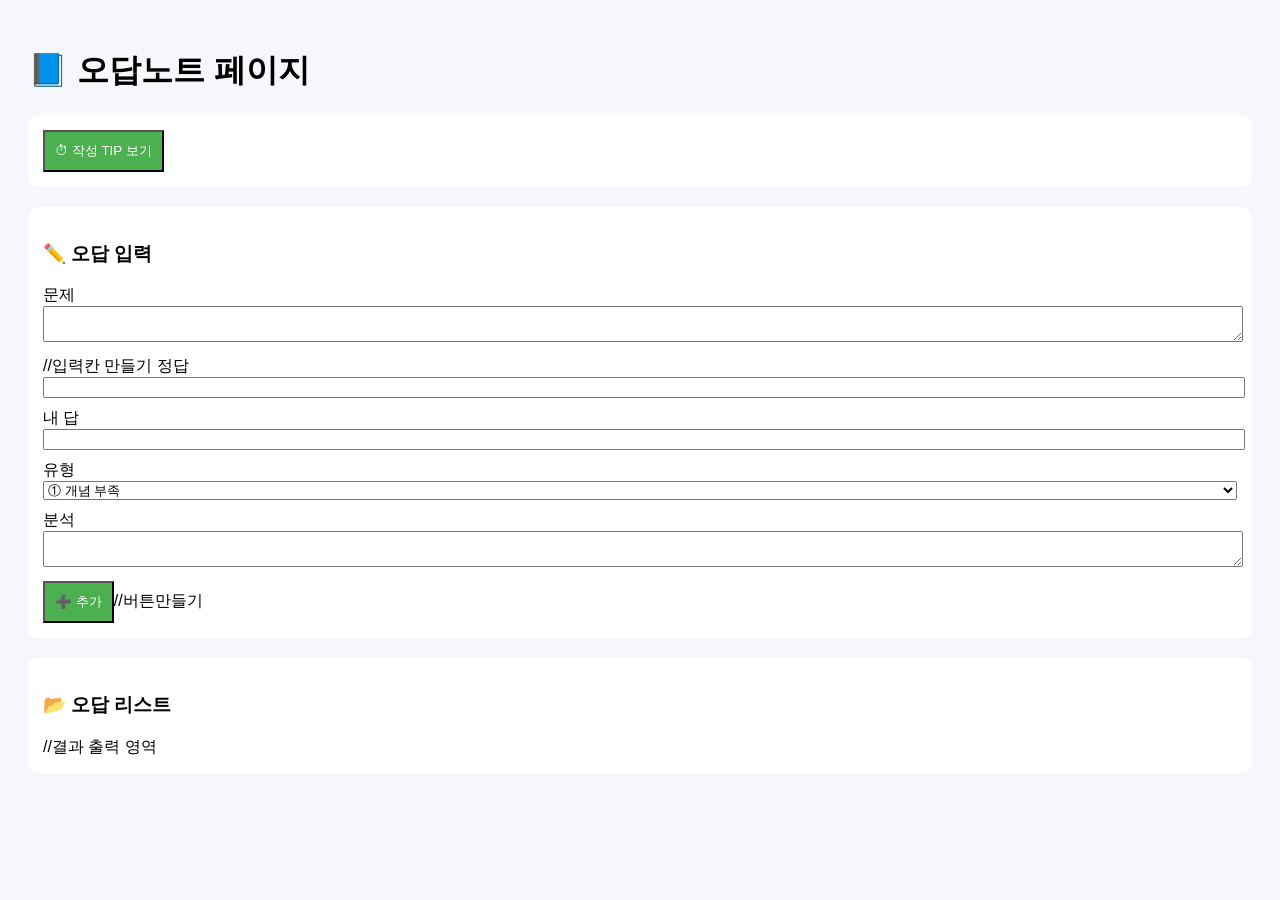
<file: index.html>
<!doctype html>
<html lang="ko">
  <head>
    <meta charset="UTF-8" />
    <title>오답노트 페이지</title>
    <link rel="stylesheet" href="style.css" />
  </head>

  <body>
    <h1>📘 오답노트 페이지</h1>

    <div class="container">
      <!-- TIP -->
      <div class="section">
        <button onclick="toggleTip()">⏱ 작성 TIP 보기</button>
        <div class="tip" id="tipBox">
          ✅ 핵심만 작성<br />
          ✅ 틀린 이유 1줄 요약<br />
          ✅ 유형별 복습<br />
          ✅ 맞으면 삭제<br />
        </div>
      </div>

      <!-- 입력 -->
      <div class="section">
        <h3>✏️ 오답 입력</h3>

        <label>문제</label>
        <textarea id="question"></textarea>//입력칸 만들기

        <label>정답</label>
        <input type="text" id="correct" />

        <label>내 답</label>
        <input type="text" id="myAnswer" />

        <label>유형</label>
        <select id="type">
          <option>① 개념 부족</option>
          <option>② 실수</option>
          <option>③ 시간 부족</option>
          <option>④ 응용</option>
          <option>⑤ 고난도</option>
        </select>

        <label>분석</label>
        <textarea id="analysis"></textarea>

        <button onclick="addNote()">➕ 추가</button>//버튼만들기
      </div>

      <!-- 결과 -->
      <div class="section">
        <h3>📂 오답 리스트</h3>
        <div id="list"></div>
        //결과 출력 영역
      </div>
    </div>

    <script src="script.js"></script>
  </body>
</html>
</file>
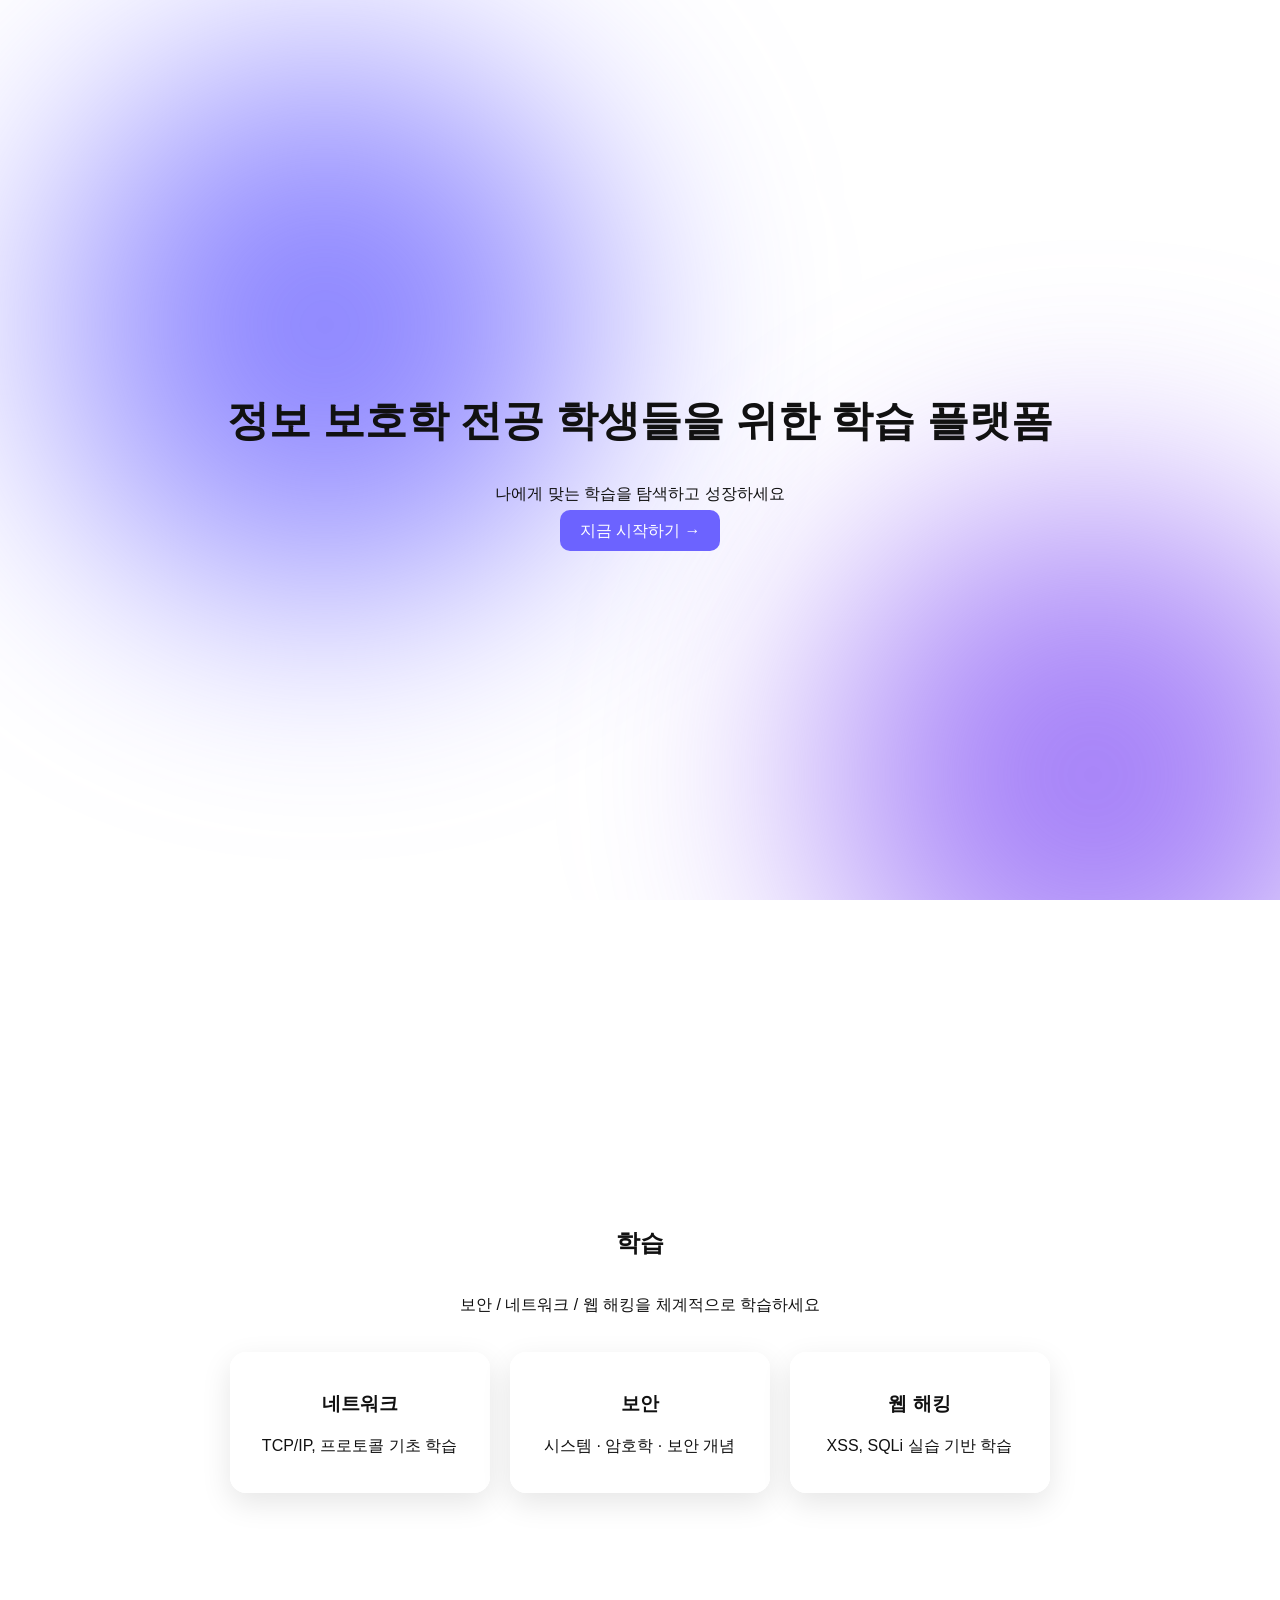
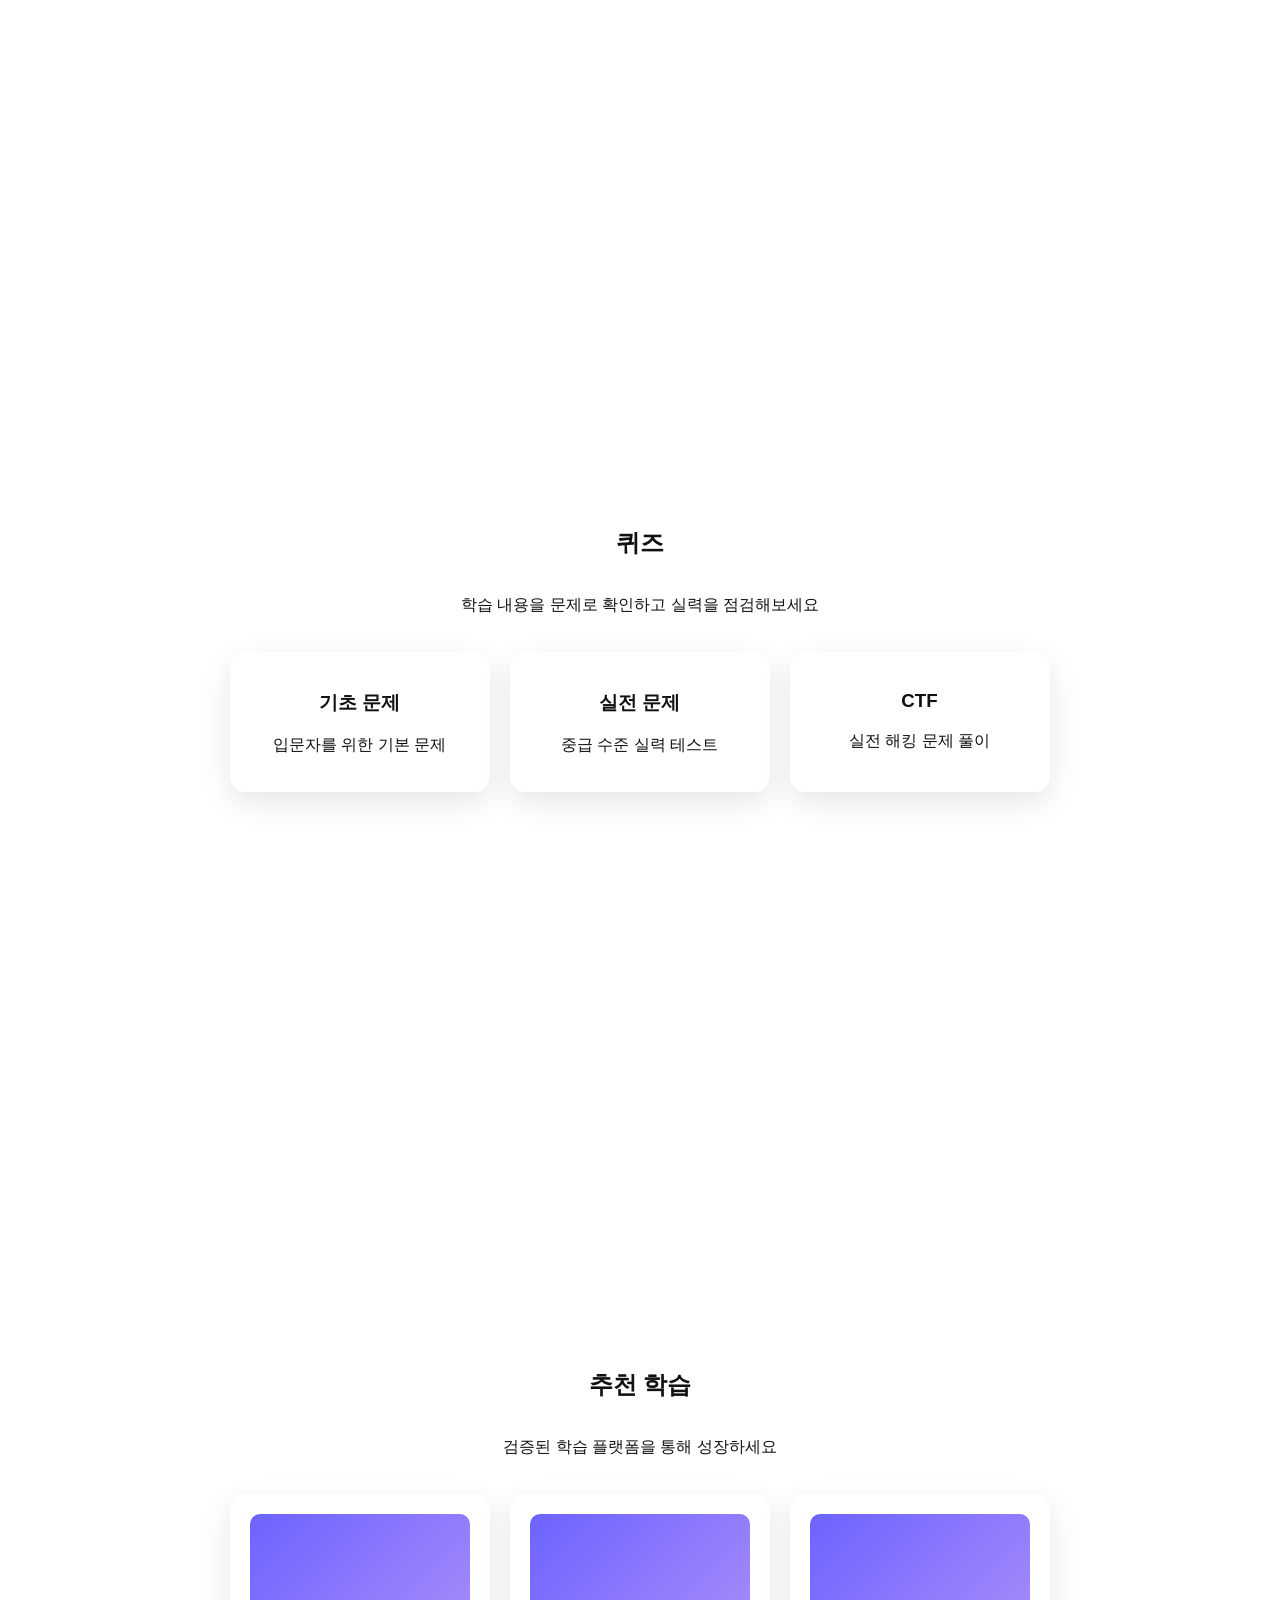
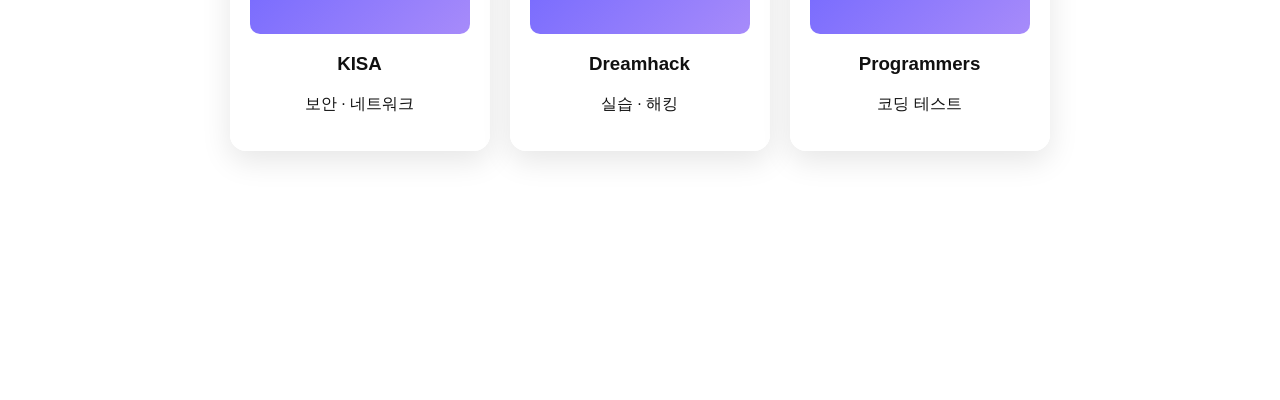
<file: home.html>
<!doctype html><!doctype html="ko">
  <head>
    <meta charset="UTF-8" />
    <meta name="viewport" content="width=device-width, initial-scale=1.0" />
    <title>STUDEO</title>

    <link rel="stylesheet" href="./home.css" />
  </head>

  <body class="main-page">
    <!-- ✅ 배경 -->
    <div class="bg"></div>

    <!-- ✅ HERO -->
    <section class="hero page">
      <div class="hero-content">
        <h1>정보 보호학 전공 학생들을 위한 학습 플랫폼</h1>
        <p>나에게 맞는 학습을 탐색하고 성장하세요</p>

        <a href="./src/pages/learn.html" class="hero-btn">
          지금 시작하기 →
        </a>
      </div>
    </section>

    <!-- ✅ 학습 -->
    <section class="section page">
      <h2>학습</h2>
      <p>보안 / 네트워크 / 웹 해킹을 체계적으로 학습하세요</p>

      <div class="card-list">
        <div class="card">
          <h3>네트워크</h3>
          <p>TCP/IP, 프로토콜 기초 학습</p>
        </div>

        <div class="card">
          <h3>보안</h3>
          <p>시스템 · 암호학 · 보안 개념</p>
        </div>

        <div class="card">
          <h3>웹 해킹</h3>
          <p>XSS, SQLi 실습 기반 학습</p>
        </div>
      </div>
    </section>

    <!-- ✅ 퀴즈 -->
    <section class="section page">
      <h2>퀴즈</h2>
      <p>학습 내용을 문제로 확인하고 실력을 점검해보세요</p>

      <div class="card-list">
        <div class="card">
          <h3>기초 문제</h3>
          <p>입문자를 위한 기본 문제</p>
        </div>

        <div class="card">
          <h3>실전 문제</h3>
          <p>중급 수준 실력 테스트</p>
        </div>

        <div class="card">
          <h3>CTF</h3>
          <p>실전 해킹 문제 풀이</p>
        </div>
      </div>
    </section>

    <!-- ✅ 추천 학습 -->
    <section class="content page">
      <h2>추천 학습</h2>
      <p>검증된 학습 플랫폼을 통해 성장하세요</p>

      <div class="card-list">
        <div class="card">
          <div class="thumb"></div>
          <h3>KISA</h3>
          <p>보안 · 네트워크</p>
        </div>

        <div class="card">
          <div class="thumb"></div>
          <h3>Dreamhack</h3>
          <p>실습 · 해킹</p>
        </div>

        <div class="card">
          <div class="thumb"></div>
          <h3>Programmers</h3>
          <p>코딩 테스트</p>
        </div>
      </div>
    </section>

    <!-- ✅ TOP 버튼 -->
    <button id="topBtn">↑</button>

    <script src="./home.js"></script>
  </body>
</html>
</file>
<file: style.css>
body {
  font-family: Arial;
  background: #f5f7fa;
  padding: 20px;
}

.container {
  /* max-width: 1000px; */
  margin: auto;
}

.section {
  background: white;
  padding: 15px;
  margin-bottom: 20px;
  border-radius: 10px;
}

.flex {
  display: flex;
  gap: 20px;
}

textarea,
input,
select {
  width: 100%;
  margin-bottom: 10px;
}

button {
  background: #4caf50;
  color: white;
  padding: 10px;
}

.tip {
  display: none;
  background: #fff3cd;
  padding: 10px;
}

.note {
  border-top: 1px solid gray;
  margin-top: 10px;
}
</file>
<file: home.css>
/* ✅ 기본 */
body.main-page {
  margin: 0;
  font-family: sans-serif;
  background: #ffffff;
  color: #111;

  scroll-snap-type: y mandatory;
}

/* ✅ 배경 레이어 */
.bg {
  position: fixed;
  width: 100%;
  height: 100%;
  z-index: -1;
  overflow: hidden;
}

/* ✅ 움직이는 blob */
.bg::before,
.bg::after {
  content: '';

  position: absolute;
  width: 650px;
  height: 650px;

  border-radius: 50%;

  filter: blur(100px); /* ✅ blur 줄여서 움직임 보이게 */

  background: radial-gradient(circle, #6c63ff, transparent);

  animation: moveBlob 8s infinite ease-in-out; /* ✅ 속도 빠르게 */
}

/* ✅ 두 번째 blob */
.bg::after {
  left: 60%;
  top: 50%;

  background: radial-gradient(circle, #8b5cf6, transparent);

  animation-duration: 10s; /* ✅ 살짝 다른 속도 */
}

/* ✅ 애니메이션 (움직임 크게) */
@keyframes moveBlob {
  0% {
    transform: translate(-30%, -30%) scale(1);
  }
  50% {
    transform: translate(30%, 20%) scale(1.25);
  }
  100% {
    transform: translate(-30%, -30%) scale(1);
  }
}

/* ✅ 페이지 */
.page {
  height: 100vh;

  display: flex;
  flex-direction: column;
  justify-content: center;
  align-items: center;

  scroll-snap-align: start;
  text-align: center;
}

/* ✅ HERO */
.hero h1 {
  font-size: 42px;
}

.hero p {
  margin-top: 10px;
}

.hero-btn {
  margin-top: 20px;
  padding: 12px 20px;

  background: #6c63ff;
  color: white;
  border-radius: 10px;
  text-decoration: none;

  transition: 0.2s;
}

.hero-btn:hover {
  background: #574fe8;
}

/* ✅ 카드 리스트 */
.card-list {
  display: flex;
  gap: 20px;
  margin-top: 20px;
}

/* ✅ 카드 */
.card {
  width: 220px;
  padding: 20px;

  border-radius: 16px;

  background: rgba(255, 255, 255, 0.85);
  backdrop-filter: blur(10px);

  box-shadow: 0 10px 30px rgba(0, 0, 0, 0.1);

  opacity: 0;
  transform: translateY(40px);

  transition:
    transform 0.3s,
    box-shadow 0.3s;
}

/* ✅ 카드 hover */
.card:hover {
  transform: translateY(-6px);
  box-shadow: 0 15px 40px rgba(108, 99, 255, 0.2);
}

/* ✅ 추천 썸네일 */
.thumb {
  height: 120px;
  border-radius: 10px;
  margin-bottom: 10px;

  background: linear-gradient(135deg, #6c63ff, #a78bfa);
}

/* ✅ 등장 */
.show .card {
  opacity: 1;
  transform: translateY(0);
  transition: 0.6s ease;
  transition-delay: 0.2s;
}

/* ✅ TOP 버튼 */
#topBtn {
  position: fixed;
  bottom: 30px;
  right: 30px;

  width: 50px;
  height: 50px;

  background: #6c63ff;
  color: white;

  border: none;
  border-radius: 50%;

  font-size: 18px;
  cursor: pointer;
  display: none;

  transition: 0.2s;
}

#topBtn:hover {
  transform: translateY(-4px);
  box-shadow: 0 10px 20px rgba(108, 99, 255, 0.3);
}
</file>
